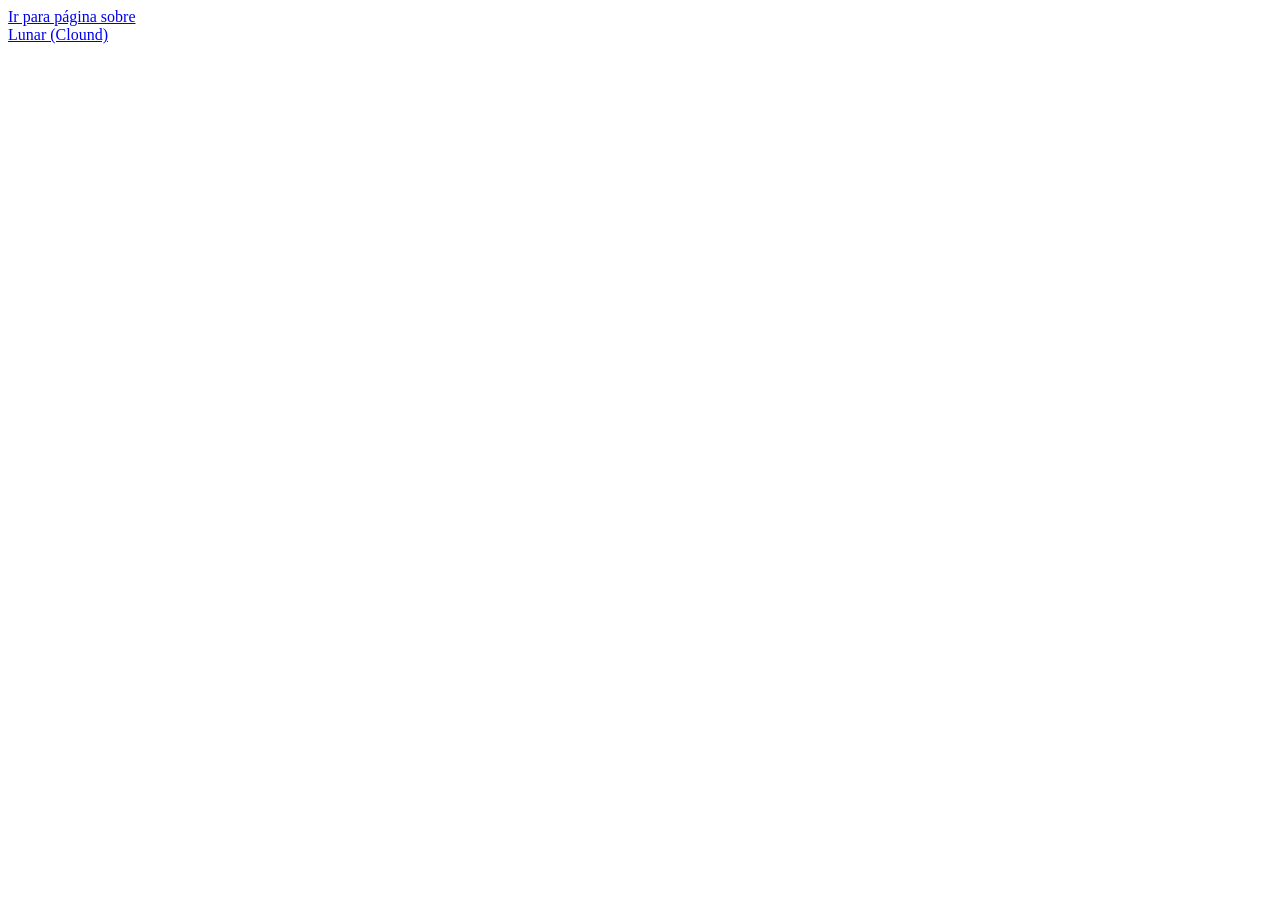
<file: index.html>
<!DOCTYPE html>
 <html>
    <head></head>
    <body>
        <a href="sobre.html"> Ir para página sobre</a>
        <br>
        <a href="lunar-homepage (1).html">Lunar (Clound)</a>
    </body>
 </html>
</file>
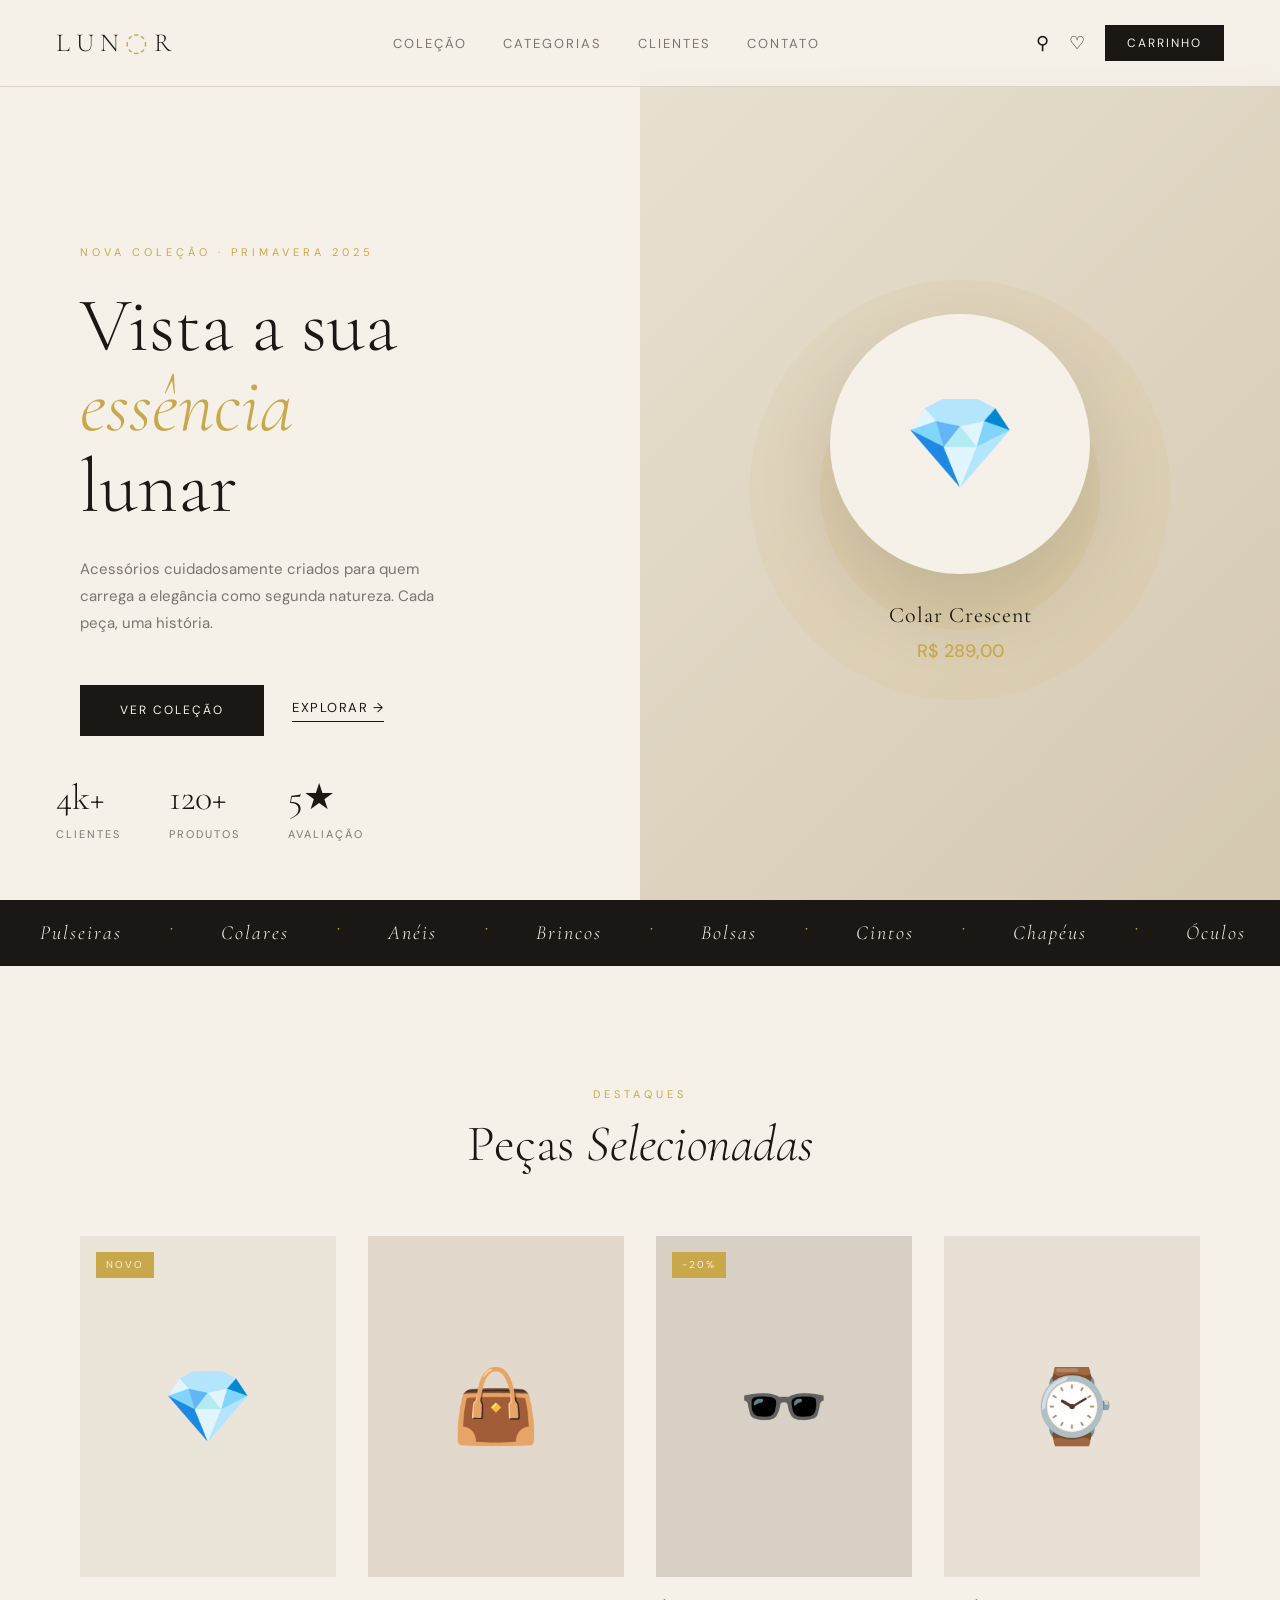
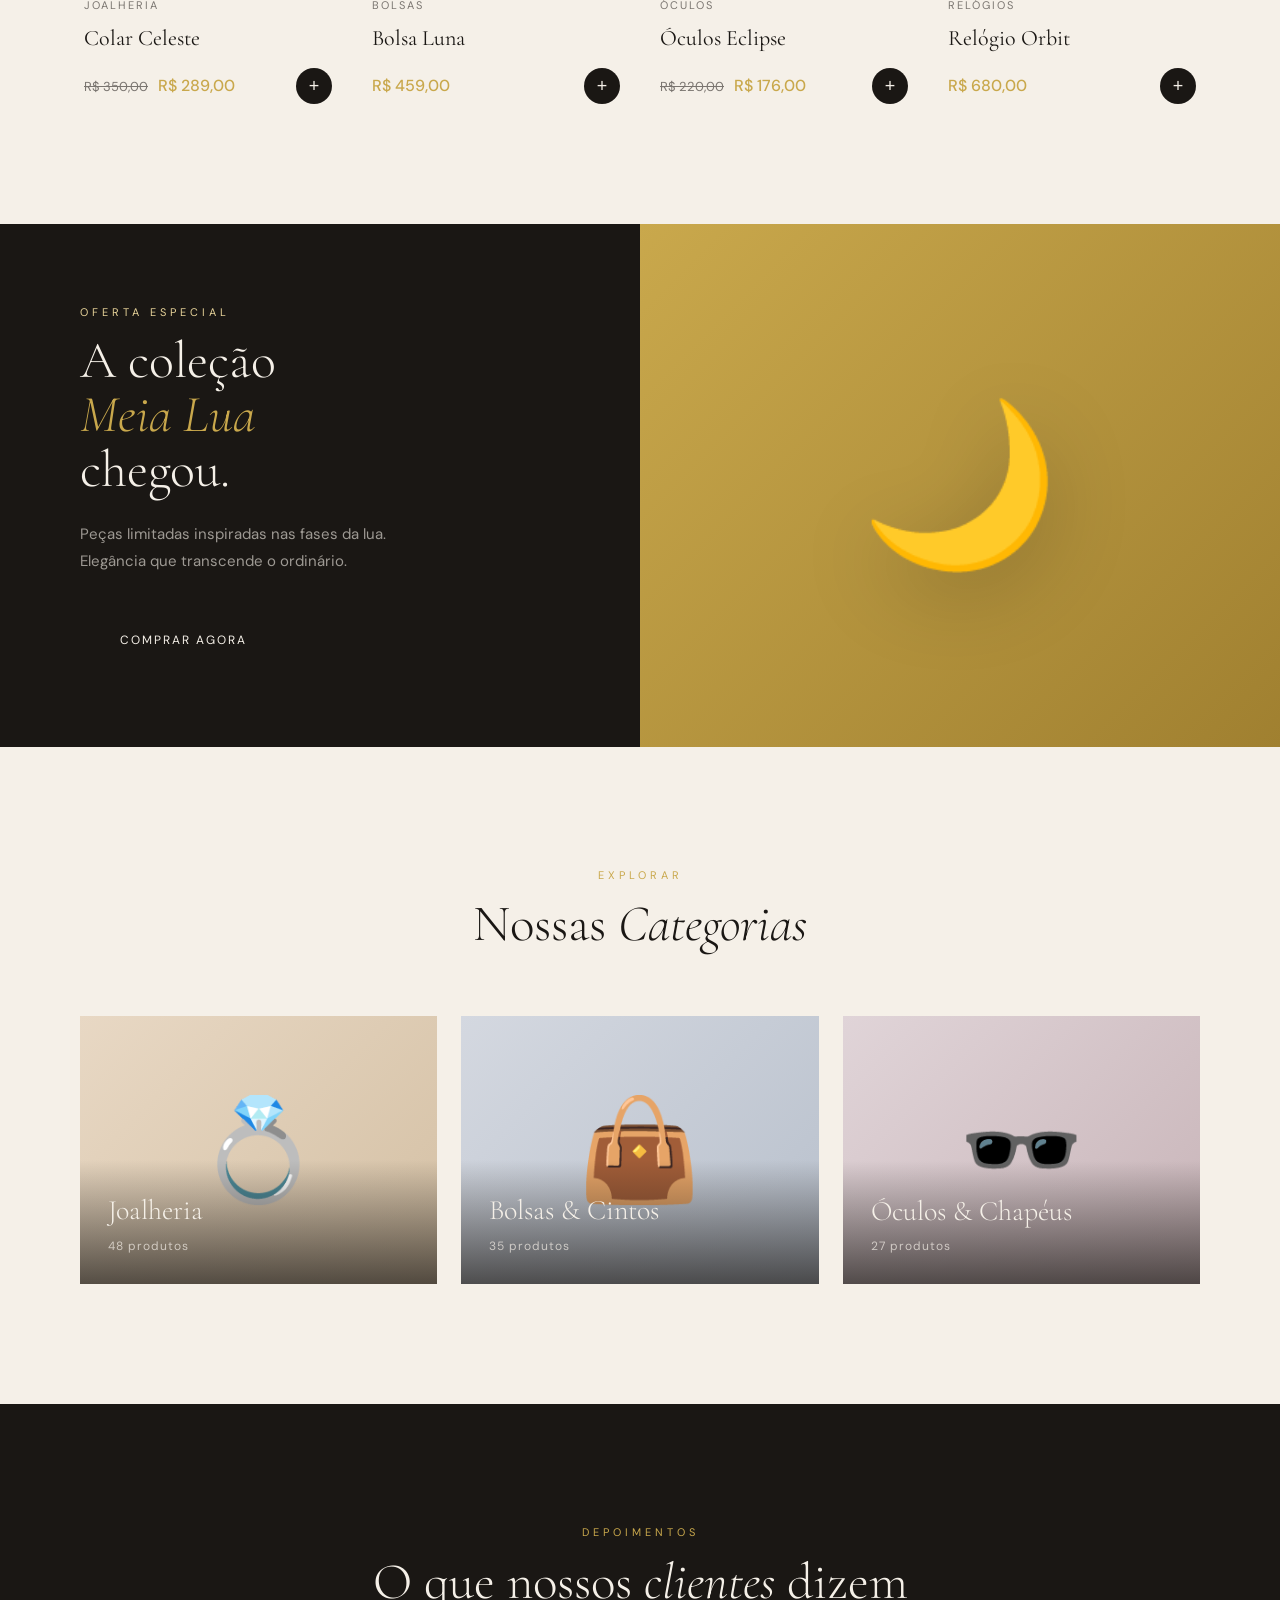
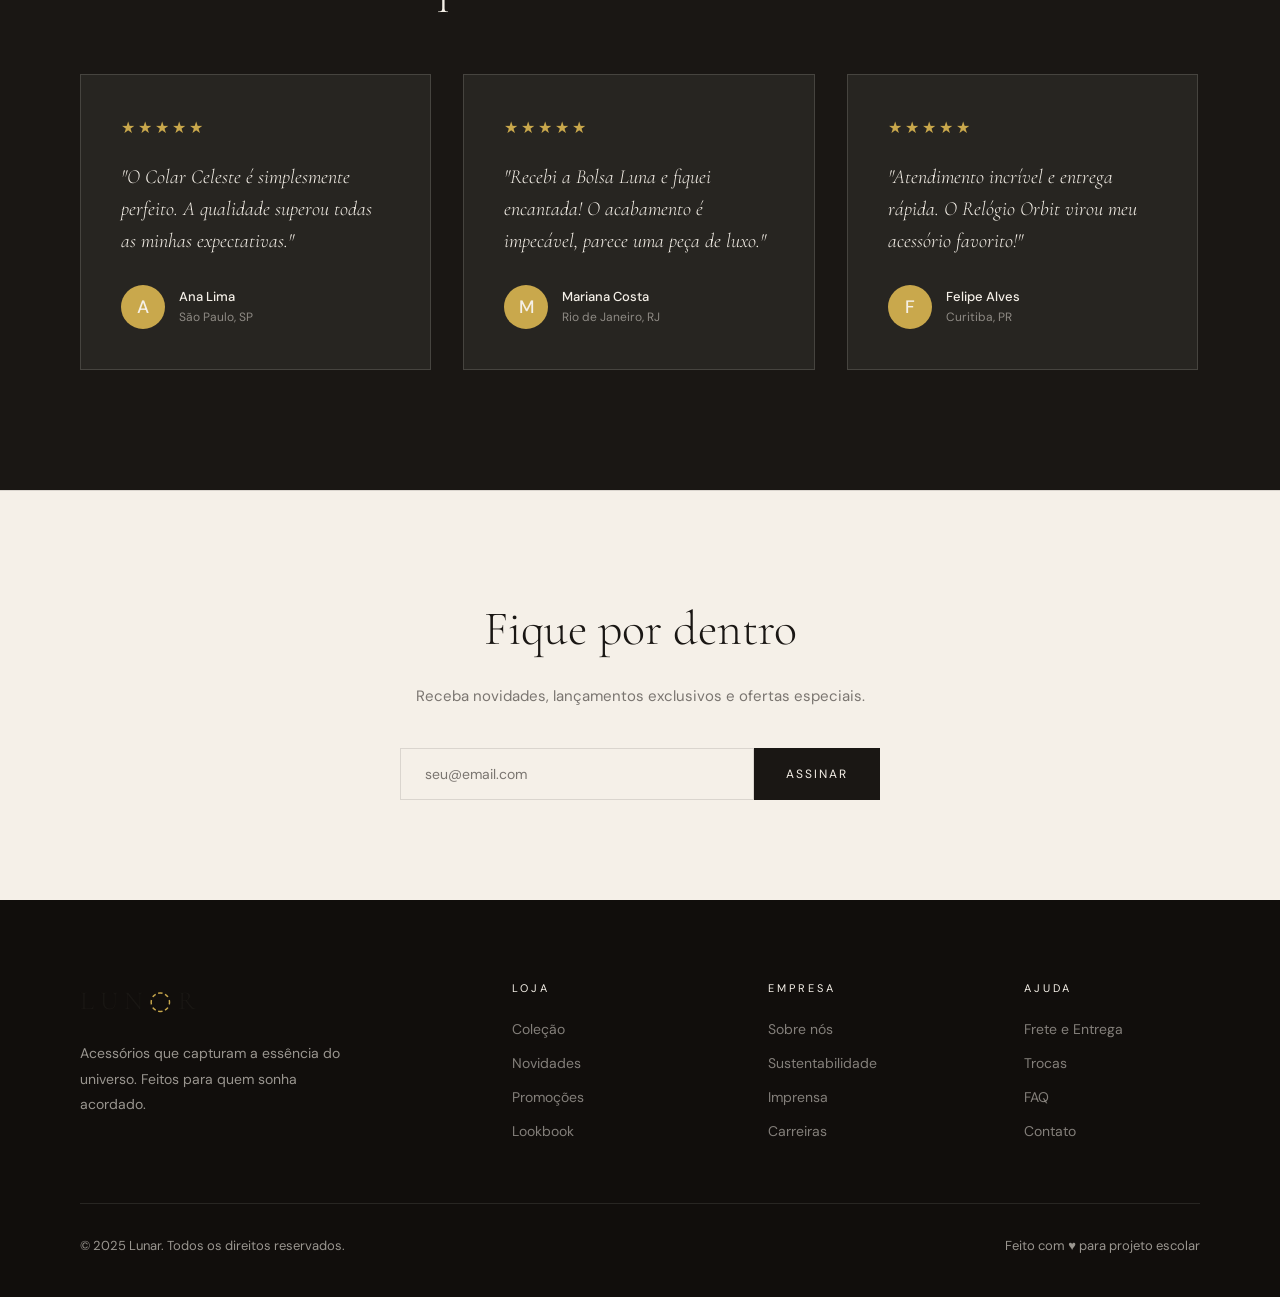
<file: lunar-homepage (1).html>
<!DOCTYPE html>
<html lang="pt-BR">
<head>
<meta charset="UTF-8" />
<meta name="viewport" content="width=device-width, initial-scale=1.0" />
<title>Lunar — Acessórios</title>
<link href="https://fonts.googleapis.com/css2?family=Cormorant+Garamond:ital,wght@0,300;0,400;0,600;1,300;1,400&family=DM+Sans:wght@300;400;500&display=swap" rel="stylesheet" />
<style>
  :root {
    --cream: #F5F0E8;
    --ink: #1A1714;
    --gold: #C9A84C;
    --gold-light: #E8D49A;
    --muted: #7A7570;
    --border: rgba(26,23,20,0.12);
  }

  * { margin: 0; padding: 0; box-sizing: border-box; }

  html { scroll-behavior: smooth; }

  body {
    background: var(--cream);
    color: var(--ink);
    font-family: 'DM Sans', sans-serif;
    font-size: 15px;
    line-height: 1.6;
    overflow-x: hidden;
  }

  /* ── NAV ── */
  nav {
    position: fixed; top: 0; left: 0; right: 0; z-index: 100;
    display: flex; align-items: center; justify-content: space-between;
    padding: 22px 56px;
    background: rgba(245,240,232,0.85);
    backdrop-filter: blur(12px);
    border-bottom: 0.5px solid var(--border);
    transition: padding 0.4s;
  }
  nav.scrolled { padding: 14px 56px; }

  .nav-logo {
    font-family: 'Cormorant Garamond', serif;
    font-size: 26px; font-weight: 300; letter-spacing: 6px;
    text-transform: uppercase; color: var(--ink);
    text-decoration: none;
  }
  .nav-logo span { color: var(--gold); }

  .nav-links { display: flex; gap: 36px; list-style: none; }
  .nav-links a {
    font-size: 13px; letter-spacing: 2px; text-transform: uppercase;
    color: var(--muted); text-decoration: none;
    transition: color 0.3s;
  }
  .nav-links a:hover { color: var(--ink); }

  .nav-actions { display: flex; align-items: center; gap: 20px; }
  .nav-icon { background: none; border: none; cursor: pointer; color: var(--ink); font-size: 18px; transition: color 0.3s; }
  .nav-icon:hover { color: var(--gold); }

  .cart-btn {
    background: var(--ink); color: var(--cream);
    border: none; padding: 10px 22px;
    font-family: 'DM Sans', sans-serif;
    font-size: 12px; letter-spacing: 2px; text-transform: uppercase;
    cursor: pointer; transition: background 0.3s;
  }
  .cart-btn:hover { background: var(--gold); }

  /* ── HERO ── */
  #hero {
    min-height: 100vh;
    display: grid; grid-template-columns: 1fr 1fr;
    padding-top: 80px;
  }

  .hero-text {
    display: flex; flex-direction: column; justify-content: center;
    padding: 80px 56px 80px 80px;
  }
  .hero-eyebrow {
    font-size: 11px; letter-spacing: 4px; text-transform: uppercase;
    color: var(--gold); margin-bottom: 24px;
  }
  .hero-title {
    font-family: 'Cormorant Garamond', serif;
    font-size: clamp(52px, 6vw, 84px); font-weight: 300; line-height: 1.05;
    margin-bottom: 28px;
  }
  .hero-title em { font-style: italic; color: var(--gold); }
  .hero-desc { color: var(--muted); font-size: 15px; max-width: 380px; margin-bottom: 48px; line-height: 1.8; }

  .hero-ctas { display: flex; align-items: center; gap: 28px; }
  .btn-primary {
    background: var(--ink); color: var(--cream);
    border: none; padding: 16px 40px;
    font-family: 'DM Sans', sans-serif; font-size: 12px; letter-spacing: 2px;
    text-transform: uppercase; cursor: pointer; transition: background 0.3s;
    text-decoration: none; display: inline-block;
  }
  .btn-primary:hover { background: var(--gold); }
  .btn-ghost {
    color: var(--ink); font-size: 13px; letter-spacing: 1.5px;
    text-transform: uppercase; text-decoration: none;
    border-bottom: 1px solid var(--ink); padding-bottom: 2px;
    transition: color 0.3s, border-color 0.3s;
  }
  .btn-ghost:hover { color: var(--gold); border-color: var(--gold); }

  .hero-visual {
    position: relative; overflow: hidden;
    background: linear-gradient(135deg, #E8E0D0 0%, #D4C8B0 100%);
  }
  .hero-visual-inner {
    position: absolute; inset: 0;
    display: flex; align-items: center; justify-content: center;
  }
  .hero-circle-deco {
    width: 420px; height: 420px; border-radius: 50%;
    background: rgba(201,168,76,0.08);
    position: absolute;
    animation: float 6s ease-in-out infinite;
  }
  .hero-circle-deco:nth-child(2) {
    width: 280px; height: 280px;
    background: rgba(201,168,76,0.12);
    animation-delay: -2s;
  }
  @keyframes float {
    0%, 100% { transform: translateY(0); }
    50% { transform: translateY(-20px); }
  }

  .hero-product-card {
    position: relative; z-index: 1;
    text-align: center;
  }
  .hero-product-img {
    width: 260px; height: 260px;
    background: var(--cream);
    border-radius: 50%;
    display: flex; align-items: center; justify-content: center;
    margin: 0 auto 24px;
    box-shadow: 0 32px 80px rgba(0,0,0,0.12);
  }
  .product-emoji { font-size: 90px; }
  .hero-product-name {
    font-family: 'Cormorant Garamond', serif;
    font-size: 22px; font-weight: 400; letter-spacing: 1px;
  }
  .hero-product-price { color: var(--gold); font-size: 18px; font-weight: 500; margin-top: 4px; }

  .hero-stats {
    position: absolute; bottom: 56px; left: 56px;
    display: flex; gap: 48px;
  }
  .stat-item { text-align: left; }
  .stat-number {
    font-family: 'Cormorant Garamond', serif;
    font-size: 36px; font-weight: 300;
    color: var(--ink);
  }
  .stat-label { font-size: 11px; letter-spacing: 2px; text-transform: uppercase; color: var(--muted); }

  /* ── MARQUEE ── */
  .marquee-wrap {
    border-top: 0.5px solid var(--border);
    border-bottom: 0.5px solid var(--border);
    overflow: hidden; padding: 16px 0;
    background: var(--ink);
  }
  .marquee-track {
    display: flex; gap: 0; white-space: nowrap;
    animation: marquee 24s linear infinite;
  }
  .marquee-track:hover { animation-play-state: paused; }
  .marquee-item {
    font-family: 'Cormorant Garamond', serif;
    font-size: 20px; font-weight: 300; font-style: italic;
    color: var(--cream); padding: 0 40px;
    letter-spacing: 2px;
  }
  .marquee-dot { color: var(--gold); padding: 0 8px; }
  @keyframes marquee {
    from { transform: translateX(0); }
    to { transform: translateX(-50%); }
  }

  /* ── SECTION HEADER ── */
  .section-header { text-align: center; margin-bottom: 64px; }
  .section-eyebrow {
    font-size: 11px; letter-spacing: 4px; text-transform: uppercase;
    color: var(--gold); margin-bottom: 12px;
  }
  .section-title {
    font-family: 'Cormorant Garamond', serif;
    font-size: clamp(36px, 4vw, 52px); font-weight: 300;
    line-height: 1.1;
  }
  .section-title em { font-style: italic; }

  /* ── FEATURED COLLECTION ── */
  #collection {
    padding: 120px 80px;
  }

  .products-grid {
    display: grid;
    grid-template-columns: repeat(4, 1fr);
    gap: 32px;
  }

  .product-card {
    cursor: pointer;
    transition: transform 0.4s;
  }
  .product-card:hover { transform: translateY(-8px); }

  .product-card-img {
    aspect-ratio: 3/4;
    background: #EBE4D8;
    display: flex; align-items: center; justify-content: center;
    margin-bottom: 20px; overflow: hidden;
    position: relative;
  }
  .product-card:nth-child(2) .product-card-img { background: #E2D8CC; }
  .product-card:nth-child(3) .product-card-img { background: #D8D0C4; }
  .product-card:nth-child(4) .product-card-img { background: #E8E0D4; }

  .card-emoji { font-size: 72px; transition: transform 0.4s; }
  .product-card:hover .card-emoji { transform: scale(1.1) rotate(-5deg); }

  .card-badge {
    position: absolute; top: 16px; left: 16px;
    background: var(--gold); color: var(--cream);
    font-size: 10px; letter-spacing: 2px; text-transform: uppercase;
    padding: 5px 10px;
  }

  .card-body { padding: 0 4px; }
  .card-category { font-size: 11px; letter-spacing: 2px; text-transform: uppercase; color: var(--muted); margin-bottom: 6px; }
  .card-name {
    font-family: 'Cormorant Garamond', serif;
    font-size: 22px; font-weight: 400; margin-bottom: 8px;
  }
  .card-footer { display: flex; justify-content: space-between; align-items: center; margin-top: 12px; }
  .card-price { font-size: 16px; font-weight: 500; color: var(--gold); }
  .card-price-old { font-size: 13px; color: var(--muted); text-decoration: line-through; margin-right: 6px; }
  .add-btn {
    width: 36px; height: 36px; border-radius: 50%;
    background: var(--ink); color: var(--cream); border: none;
    font-size: 18px; cursor: pointer; transition: background 0.3s, transform 0.2s;
    display: flex; align-items: center; justify-content: center;
  }
  .add-btn:hover { background: var(--gold); transform: rotate(90deg); }

  /* ── BANNER SPLIT ── */
  #banner {
    display: grid; grid-template-columns: 1fr 1fr;
    min-height: 480px;
  }
  .banner-left {
    background: var(--ink);
    display: flex; flex-direction: column; justify-content: center;
    padding: 80px;
  }
  .banner-left .section-eyebrow { color: var(--gold-light); }
  .banner-title {
    font-family: 'Cormorant Garamond', serif;
    font-size: 52px; font-weight: 300; color: var(--cream);
    line-height: 1.05; margin-bottom: 24px;
  }
  .banner-title em { color: var(--gold); font-style: italic; }
  .banner-desc { color: rgba(245,240,232,0.6); font-size: 15px; max-width: 360px; line-height: 1.8; margin-bottom: 40px; }

  .banner-right {
    background: linear-gradient(135deg, #C9A84C 0%, #A08030 100%);
    display: flex; align-items: center; justify-content: center;
    position: relative; overflow: hidden;
  }
  .banner-emoji-big { font-size: 160px; filter: drop-shadow(0 20px 40px rgba(0,0,0,0.2)); animation: float 5s ease-in-out infinite; }

  /* ── CATEGORIES ── */
  #categories { padding: 120px 80px; }
  .categories-grid { display: grid; grid-template-columns: repeat(3, 1fr); gap: 24px; }
  .category-card {
    position: relative; overflow: hidden; cursor: pointer;
    aspect-ratio: 4/3;
    display: flex; align-items: flex-end;
    transition: transform 0.4s;
  }
  .category-card:hover { transform: scale(1.02); }
  .cat-bg {
    position: absolute; inset: 0;
    display: flex; align-items: center; justify-content: center;
    font-size: 100px;
    transition: transform 0.5s;
  }
  .category-card:hover .cat-bg { transform: scale(1.1); }
  .cat-bg-1 { background: linear-gradient(135deg, #E8D8C4, #D4C0A4); }
  .cat-bg-2 { background: linear-gradient(135deg, #D4D8E0, #B8C0CC); }
  .cat-bg-3 { background: linear-gradient(135deg, #E0D4D8, #C8B4B8); }

  .cat-info {
    position: relative; z-index: 1;
    padding: 28px;
    background: linear-gradient(to top, rgba(26,23,20,0.7) 0%, transparent 100%);
    width: 100%;
  }
  .cat-name {
    font-family: 'Cormorant Garamond', serif;
    font-size: 28px; font-weight: 300; color: var(--cream);
    margin-bottom: 4px;
  }
  .cat-count { font-size: 12px; color: rgba(245,240,232,0.7); letter-spacing: 1px; }

  /* ── TESTIMONIALS ── */
  #testimonials { padding: 120px 80px; background: var(--ink); }
  #testimonials .section-title { color: var(--cream); }
  #testimonials .section-eyebrow { color: var(--gold); }

  .testimonials-track { display: flex; gap: 32px; overflow: hidden; }
  .testimonial-card {
    flex: 0 0 calc(33.33% - 22px);
    background: rgba(245,240,232,0.06);
    border: 0.5px solid rgba(245,240,232,0.15);
    padding: 40px;
  }
  .stars { color: var(--gold); font-size: 16px; letter-spacing: 3px; margin-bottom: 20px; }
  .testimonial-text {
    font-family: 'Cormorant Garamond', serif;
    font-size: 20px; font-weight: 300; font-style: italic;
    color: var(--cream); line-height: 1.6; margin-bottom: 28px;
  }
  .testimonial-author { display: flex; align-items: center; gap: 14px; }
  .author-avatar {
    width: 44px; height: 44px; border-radius: 50%;
    background: var(--gold); display: flex; align-items: center; justify-content: center;
    font-size: 18px; font-weight: 500; color: var(--cream);
    font-family: 'DM Sans', sans-serif;
  }
  .author-name { font-size: 13px; font-weight: 500; color: var(--cream); }
  .author-role { font-size: 12px; color: rgba(245,240,232,0.5); }

  /* ── NEWSLETTER ── */
  #newsletter {
    padding: 100px 80px; text-align: center;
    border-top: 0.5px solid var(--border);
  }
  .newsletter-title {
    font-family: 'Cormorant Garamond', serif;
    font-size: 48px; font-weight: 300; margin-bottom: 16px;
  }
  .newsletter-desc { color: var(--muted); margin-bottom: 40px; font-size: 15px; }
  .newsletter-form { display: flex; justify-content: center; gap: 0; max-width: 480px; margin: 0 auto; }
  .newsletter-input {
    flex: 1; padding: 16px 24px; border: 0.5px solid var(--border);
    background: transparent; font-family: 'DM Sans', sans-serif; font-size: 14px;
    color: var(--ink); outline: none; transition: border-color 0.3s;
  }
  .newsletter-input::placeholder { color: var(--muted); }
  .newsletter-input:focus { border-color: var(--gold); }
  .newsletter-btn {
    background: var(--ink); color: var(--cream); border: none;
    padding: 16px 32px; font-family: 'DM Sans', sans-serif;
    font-size: 12px; letter-spacing: 2px; text-transform: uppercase;
    cursor: pointer; transition: background 0.3s;
  }
  .newsletter-btn:hover { background: var(--gold); }

  /* ── FOOTER ── */
  footer {
    background: #110E0C; color: rgba(245,240,232,0.6);
    padding: 80px 80px 40px;
  }
  .footer-grid { display: grid; grid-template-columns: 2fr 1fr 1fr 1fr; gap: 80px; margin-bottom: 60px; }
  .footer-brand .nav-logo { display: block; margin-bottom: 20px; text-decoration: none; }
  .footer-desc { font-size: 14px; line-height: 1.8; max-width: 260px; }
  .footer-col-title {
    font-size: 11px; letter-spacing: 3px; text-transform: uppercase;
    color: var(--cream); margin-bottom: 20px;
  }
  .footer-col ul { list-style: none; display: flex; flex-direction: column; gap: 10px; }
  .footer-col ul a { color: rgba(245,240,232,0.5); text-decoration: none; font-size: 14px; transition: color 0.3s; }
  .footer-col ul a:hover { color: var(--gold); }
  .footer-bottom {
    border-top: 0.5px solid rgba(245,240,232,0.1);
    padding-top: 32px; display: flex; justify-content: space-between; align-items: center;
  }
  .footer-copy { font-size: 13px; }

  /* ── CART SIDEBAR ── */
  .cart-overlay {
    position: fixed; inset: 0; background: rgba(26,23,20,0.5);
    z-index: 200; opacity: 0; pointer-events: none; transition: opacity 0.4s;
  }
  .cart-overlay.active { opacity: 1; pointer-events: all; }
  .cart-sidebar {
    position: fixed; top: 0; right: 0; width: 380px; height: 100vh;
    background: var(--cream); z-index: 201;
    transform: translateX(100%); transition: transform 0.4s cubic-bezier(0.4, 0, 0.2, 1);
    display: flex; flex-direction: column; padding: 40px 32px;
  }
  .cart-sidebar.active { transform: translateX(0); }
  .cart-head { display: flex; justify-content: space-between; align-items: center; margin-bottom: 40px; }
  .cart-head-title { font-family: 'Cormorant Garamond', serif; font-size: 28px; font-weight: 300; }
  .cart-close { background: none; border: none; cursor: pointer; font-size: 22px; color: var(--muted); transition: color 0.3s; }
  .cart-close:hover { color: var(--ink); }
  .cart-items { flex: 1; overflow-y: auto; display: flex; flex-direction: column; gap: 24px; }
  .cart-item { display: flex; gap: 16px; padding-bottom: 24px; border-bottom: 0.5px solid var(--border); }
  .cart-item-img {
    width: 72px; height: 72px; background: #EBE4D8;
    display: flex; align-items: center; justify-content: center; font-size: 32px; flex-shrink: 0;
  }
  .cart-item-info { flex: 1; }
  .cart-item-name { font-family: 'Cormorant Garamond', serif; font-size: 18px; margin-bottom: 4px; }
  .cart-item-price { color: var(--gold); font-weight: 500; font-size: 15px; }
  .cart-item-qty { display: flex; align-items: center; gap: 12px; margin-top: 10px; }
  .qty-btn { background: none; border: 0.5px solid var(--border); width: 28px; height: 28px; cursor: pointer; font-size: 14px; transition: background 0.2s; }
  .qty-btn:hover { background: var(--ink); color: var(--cream); }
  .cart-footer { margin-top: 32px; }
  .cart-total-row { display: flex; justify-content: space-between; margin-bottom: 24px; font-size: 15px; }
  .cart-total-row strong { font-family: 'Cormorant Garamond', serif; font-size: 22px; }
  .checkout-btn {
    display: block; width: 100%; padding: 18px;
    background: var(--ink); color: var(--cream);
    border: none; font-family: 'DM Sans', sans-serif;
    font-size: 12px; letter-spacing: 2px; text-transform: uppercase;
    cursor: pointer; transition: background 0.3s;
  }
  .checkout-btn:hover { background: var(--gold); }

  /* ── TOAST ── */
  .toast {
    position: fixed; bottom: 32px; left: 50%; transform: translateX(-50%) translateY(20px);
    background: var(--ink); color: var(--cream);
    padding: 14px 28px; font-size: 13px; letter-spacing: 1px;
    opacity: 0; transition: opacity 0.3s, transform 0.3s;
    z-index: 300; pointer-events: none;
  }
  .toast.show { opacity: 1; transform: translateX(-50%) translateY(0); }

  /* ── ANIMATIONS ── */
  .reveal {
    opacity: 0; transform: translateY(32px);
    transition: opacity 0.8s, transform 0.8s;
  }
  .reveal.visible { opacity: 1; transform: translateY(0); }
  .reveal-delay-1 { transition-delay: 0.1s; }
  .reveal-delay-2 { transition-delay: 0.2s; }
  .reveal-delay-3 { transition-delay: 0.3s; }
  .reveal-delay-4 { transition-delay: 0.4s; }
</style>
</head>
<body>

<!-- NAV -->
<nav id="navbar">
  <a href="#" class="nav-logo">LUN<span>◌</span>R</a>
  <ul class="nav-links">
    <li><a href="#collection">Coleção</a></li>
    <li><a href="#categories">Categorias</a></li>
    <li><a href="#testimonials">Clientes</a></li>
    <li><a href="#newsletter">Contato</a></li>
  </ul>
  <div class="nav-actions">
    <button class="nav-icon" title="Buscar">&#9906;</button>
    <button class="nav-icon cart-open" title="Carrinho" id="cartOpenBtn">&#9825; <sup id="cart-count" style="font-size:10px;background:var(--gold);color:var(--cream);padding:1px 4px;border-radius:50%;display:none">0</sup></button>
    <button class="cart-btn cart-open">Carrinho</button>
  </div>
</nav>

<!-- HERO -->
<section id="hero">
  <div class="hero-text">
    <p class="hero-eyebrow reveal">Nova Coleção · Primavera 2025</p>
    <h1 class="hero-title reveal reveal-delay-1">
      Vista a sua<br><em>essência</em><br>lunar
    </h1>
    <p class="hero-desc reveal reveal-delay-2">
      Acessórios cuidadosamente criados para quem carrega a elegância como segunda natureza. Cada peça, uma história.
    </p>
    <div class="hero-ctas reveal reveal-delay-3">
      <a href="#collection" class="btn-primary">Ver Coleção</a>
      <a href="#categories" class="btn-ghost">Explorar →</a>
    </div>
  </div>

  <div class="hero-visual">
    <div class="hero-visual-inner">
      <div class="hero-circle-deco"></div>
      <div class="hero-circle-deco"></div>
      <div class="hero-product-card reveal">
        <div class="hero-product-img">
          <span class="product-emoji">💎</span>
        </div>
        <p class="hero-product-name">Colar Crescent</p>
        <p class="hero-product-price">R$ 289,00</p>
      </div>
    </div>
  </div>

  <div class="hero-stats">
    <div class="stat-item reveal reveal-delay-1">
      <p class="stat-number">4k+</p>
      <p class="stat-label">Clientes</p>
    </div>
    <div class="stat-item reveal reveal-delay-2">
      <p class="stat-number">120+</p>
      <p class="stat-label">Produtos</p>
    </div>
    <div class="stat-item reveal reveal-delay-3">
      <p class="stat-number">5★</p>
      <p class="stat-label">Avaliação</p>
    </div>
  </div>
</section>

<!-- MARQUEE -->
<div class="marquee-wrap">
  <div class="marquee-track" id="marqueeTrack">
    <span class="marquee-item">Pulseiras</span><span class="marquee-dot">·</span>
    <span class="marquee-item">Colares</span><span class="marquee-dot">·</span>
    <span class="marquee-item">Anéis</span><span class="marquee-dot">·</span>
    <span class="marquee-item">Brincos</span><span class="marquee-dot">·</span>
    <span class="marquee-item">Bolsas</span><span class="marquee-dot">·</span>
    <span class="marquee-item">Cintos</span><span class="marquee-dot">·</span>
    <span class="marquee-item">Chapéus</span><span class="marquee-dot">·</span>
    <span class="marquee-item">Óculos</span><span class="marquee-dot">·</span>
    <span class="marquee-item">Pulseiras</span><span class="marquee-dot">·</span>
    <span class="marquee-item">Colares</span><span class="marquee-dot">·</span>
    <span class="marquee-item">Anéis</span><span class="marquee-dot">·</span>
    <span class="marquee-item">Brincos</span><span class="marquee-dot">·</span>
    <span class="marquee-item">Bolsas</span><span class="marquee-dot">·</span>
    <span class="marquee-item">Cintos</span><span class="marquee-dot">·</span>
    <span class="marquee-item">Chapéus</span><span class="marquee-dot">·</span>
    <span class="marquee-item">Óculos</span><span class="marquee-dot">·</span>
  </div>
</div>

<!-- COLLECTION -->
<section id="collection">
  <div class="section-header">
    <p class="section-eyebrow reveal">Destaques</p>
    <h2 class="section-title reveal reveal-delay-1">Peças <em>Selecionadas</em></h2>
  </div>

  <div class="products-grid">
    <div class="product-card reveal" data-name="Colar Celeste" data-price="289">
      <div class="product-card-img">
        <div class="card-badge">Novo</div>
        <span class="card-emoji">💎</span>
      </div>
      <div class="card-body">
        <p class="card-category">Joalheria</p>
        <h3 class="card-name">Colar Celeste</h3>
        <div class="card-footer">
          <div>
            <span class="card-price-old">R$ 350,00</span>
            <span class="card-price">R$ 289,00</span>
          </div>
          <button class="add-btn" data-name="Colar Celeste" data-price="289" data-emoji="💎">+</button>
        </div>
      </div>
    </div>

    <div class="product-card reveal reveal-delay-1" data-name="Bolsa Luna" data-price="459">
      <div class="product-card-img">
        <span class="card-emoji">👜</span>
      </div>
      <div class="card-body">
        <p class="card-category">Bolsas</p>
        <h3 class="card-name">Bolsa Luna</h3>
        <div class="card-footer">
          <span class="card-price">R$ 459,00</span>
          <button class="add-btn" data-name="Bolsa Luna" data-price="459" data-emoji="👜">+</button>
        </div>
      </div>
    </div>

    <div class="product-card reveal reveal-delay-2">
      <div class="product-card-img">
        <div class="card-badge">-20%</div>
        <span class="card-emoji">🕶️</span>
      </div>
      <div class="card-body">
        <p class="card-category">Óculos</p>
        <h3 class="card-name">Óculos Eclipse</h3>
        <div class="card-footer">
          <div>
            <span class="card-price-old">R$ 220,00</span>
            <span class="card-price">R$ 176,00</span>
          </div>
          <button class="add-btn" data-name="Óculos Eclipse" data-price="176" data-emoji="🕶️">+</button>
        </div>
      </div>
    </div>

    <div class="product-card reveal reveal-delay-3">
      <div class="product-card-img">
        <span class="card-emoji">⌚</span>
      </div>
      <div class="card-body">
        <p class="card-category">Relógios</p>
        <h3 class="card-name">Relógio Orbit</h3>
        <div class="card-footer">
          <span class="card-price">R$ 680,00</span>
          <button class="add-btn" data-name="Relógio Orbit" data-price="680" data-emoji="⌚">+</button>
        </div>
      </div>
    </div>
  </div>
</section>

<!-- BANNER -->
<section id="banner">
  <div class="banner-left">
    <p class="section-eyebrow reveal">Oferta Especial</p>
    <h2 class="banner-title reveal reveal-delay-1">A coleção<br><em>Meia Lua</em><br>chegou.</h2>
    <p class="banner-desc reveal reveal-delay-2">
      Peças limitadas inspiradas nas fases da lua. Elegância que transcende o ordinário.
    </p>
    <a href="#collection" class="btn-primary reveal reveal-delay-3">Comprar Agora</a>
  </div>
  <div class="banner-right">
    <span class="banner-emoji-big">🌙</span>
  </div>
</section>

<!-- CATEGORIES -->
<section id="categories">
  <div class="section-header">
    <p class="section-eyebrow reveal">Explorar</p>
    <h2 class="section-title reveal reveal-delay-1">Nossas <em>Categorias</em></h2>
  </div>
  <div class="categories-grid">
    <div class="category-card reveal">
      <div class="cat-bg cat-bg-1">💍</div>
      <div class="cat-info">
        <h3 class="cat-name">Joalheria</h3>
        <p class="cat-count">48 produtos</p>
      </div>
    </div>
    <div class="category-card reveal reveal-delay-1">
      <div class="cat-bg cat-bg-2">👜</div>
      <div class="cat-info">
        <h3 class="cat-name">Bolsas & Cintos</h3>
        <p class="cat-count">35 produtos</p>
      </div>
    </div>
    <div class="category-card reveal reveal-delay-2">
      <div class="cat-bg cat-bg-3">🕶️</div>
      <div class="cat-info">
        <h3 class="cat-name">Óculos & Chapéus</h3>
        <p class="cat-count">27 produtos</p>
      </div>
    </div>
  </div>
</section>

<!-- TESTIMONIALS -->
<section id="testimonials">
  <div class="section-header">
    <p class="section-eyebrow reveal">Depoimentos</p>
    <h2 class="section-title reveal reveal-delay-1">O que nossos <em>clientes</em> dizem</h2>
  </div>
  <div class="testimonials-track">
    <div class="testimonial-card reveal">
      <p class="stars">★★★★★</p>
      <p class="testimonial-text">"O Colar Celeste é simplesmente perfeito. A qualidade superou todas as minhas expectativas."</p>
      <div class="testimonial-author">
        <div class="author-avatar">A</div>
        <div>
          <p class="author-name">Ana Lima</p>
          <p class="author-role">São Paulo, SP</p>
        </div>
      </div>
    </div>
    <div class="testimonial-card reveal reveal-delay-1">
      <p class="stars">★★★★★</p>
      <p class="testimonial-text">"Recebi a Bolsa Luna e fiquei encantada! O acabamento é impecável, parece uma peça de luxo."</p>
      <div class="testimonial-author">
        <div class="author-avatar">M</div>
        <div>
          <p class="author-name">Mariana Costa</p>
          <p class="author-role">Rio de Janeiro, RJ</p>
        </div>
      </div>
    </div>
    <div class="testimonial-card reveal reveal-delay-2">
      <p class="stars">★★★★★</p>
      <p class="testimonial-text">"Atendimento incrível e entrega rápida. O Relógio Orbit virou meu acessório favorito!"</p>
      <div class="testimonial-author">
        <div class="author-avatar">F</div>
        <div>
          <p class="author-name">Felipe Alves</p>
          <p class="author-role">Curitiba, PR</p>
        </div>
      </div>
    </div>
  </div>
</section>

<!-- NEWSLETTER -->
<section id="newsletter">
  <h2 class="newsletter-title reveal">Fique por dentro</h2>
  <p class="newsletter-desc reveal reveal-delay-1">Receba novidades, lançamentos exclusivos e ofertas especiais.</p>
  <form class="newsletter-form reveal reveal-delay-2" onsubmit="handleNewsletter(event)">
    <input class="newsletter-input" type="email" placeholder="seu@email.com" required />
    <button type="submit" class="newsletter-btn">Assinar</button>
  </form>
</section>

<!-- FOOTER -->
<footer>
  <div class="footer-grid">
    <div class="footer-brand">
      <a href="#" class="nav-logo">LUN<span style="color:var(--gold)">◌</span>R</a>
      <p class="footer-desc">Acessórios que capturam a essência do universo. Feitos para quem sonha acordado.</p>
    </div>
    <div class="footer-col">
      <p class="footer-col-title">Loja</p>
      <ul>
        <li><a href="#">Coleção</a></li>
        <li><a href="#">Novidades</a></li>
        <li><a href="#">Promoções</a></li>
        <li><a href="#">Lookbook</a></li>
      </ul>
    </div>
    <div class="footer-col">
      <p class="footer-col-title">Empresa</p>
      <ul>
        <li><a href="#">Sobre nós</a></li>
        <li><a href="#">Sustentabilidade</a></li>
        <li><a href="#">Imprensa</a></li>
        <li><a href="#">Carreiras</a></li>
      </ul>
    </div>
    <div class="footer-col">
      <p class="footer-col-title">Ajuda</p>
      <ul>
        <li><a href="#">Frete e Entrega</a></li>
        <li><a href="#">Trocas</a></li>
        <li><a href="#">FAQ</a></li>
        <li><a href="#">Contato</a></li>
      </ul>
    </div>
  </div>
  <div class="footer-bottom">
    <p class="footer-copy">© 2025 Lunar. Todos os direitos reservados.</p>
    <p style="font-size:13px">Feito com ♥ para projeto escolar</p>
  </div>
</footer>

<!-- CART SIDEBAR -->
<div class="cart-overlay" id="cartOverlay"></div>
<div class="cart-sidebar" id="cartSidebar">
  <div class="cart-head">
    <h2 class="cart-head-title">Seu Carrinho</h2>
    <button class="cart-close" id="cartCloseBtn">✕</button>
  </div>
  <div class="cart-items" id="cartItems">
    <p style="color:var(--muted); font-size:14px; text-align:center; margin-top:40px">Seu carrinho está vazio.</p>
  </div>
  <div class="cart-footer" id="cartFooter" style="display:none">
    <div class="cart-total-row">
      <span>Total</span>
      <strong id="cartTotal">R$ 0,00</strong>
    </div>
    <button class="checkout-btn" onclick="showToast('Pedido confirmado! Obrigada 🌙')">Finalizar Compra</button>
  </div>
</div>

<!-- TOAST -->
<div class="toast" id="toast"></div>

<script>
  // NAV scroll
  const navbar = document.getElementById('navbar');
  window.addEventListener('scroll', () => {
    navbar.classList.toggle('scrolled', window.scrollY > 60);
  });

  // CART STATE
  let cart = [];

  function openCart() {
    document.getElementById('cartOverlay').classList.add('active');
    document.getElementById('cartSidebar').classList.add('active');
  }
  function closeCart() {
    document.getElementById('cartOverlay').classList.remove('active');
    document.getElementById('cartSidebar').classList.remove('active');
  }

  document.querySelectorAll('.cart-open').forEach(el => el.addEventListener('click', openCart));
  document.getElementById('cartCloseBtn').addEventListener('click', closeCart);
  document.getElementById('cartOverlay').addEventListener('click', closeCart);

  function updateCartUI() {
    const container = document.getElementById('cartItems');
    const footer = document.getElementById('cartFooter');
    const totalEl = document.getElementById('cartTotal');
    const countEl = document.getElementById('cart-count');

    if (cart.length === 0) {
      container.innerHTML = '<p style="color:var(--muted);font-size:14px;text-align:center;margin-top:40px">Seu carrinho está vazio.</p>';
      footer.style.display = 'none';
      countEl.style.display = 'none';
      return;
    }

    const total = cart.reduce((s, i) => s + i.price * i.qty, 0);
    const totalCount = cart.reduce((s, i) => s + i.qty, 0);
    countEl.textContent = totalCount;
    countEl.style.display = 'inline';
    totalEl.textContent = `R$ ${total.toFixed(2).replace('.', ',')}`;
    footer.style.display = 'block';

    container.innerHTML = cart.map((item, i) => `
      <div class="cart-item">
        <div class="cart-item-img">${item.emoji}</div>
        <div class="cart-item-info">
          <p class="cart-item-name">${item.name}</p>
          <p class="cart-item-price">R$ ${(item.price * item.qty).toFixed(2).replace('.', ',')}</p>
          <div class="cart-item-qty">
            <button class="qty-btn" onclick="changeQty(${i}, -1)">−</button>
            <span style="font-size:14px">${item.qty}</span>
            <button class="qty-btn" onclick="changeQty(${i}, 1)">+</button>
          </div>
        </div>
      </div>
    `).join('');
  }

  function changeQty(idx, delta) {
    cart[idx].qty += delta;
    if (cart[idx].qty <= 0) cart.splice(idx, 1);
    updateCartUI();
  }

  document.querySelectorAll('.add-btn').forEach(btn => {
    btn.addEventListener('click', () => {
      const name = btn.dataset.name;
      const price = parseFloat(btn.dataset.price);
      const emoji = btn.dataset.emoji;
      const existing = cart.find(i => i.name === name);
      if (existing) existing.qty++;
      else cart.push({ name, price, emoji, qty: 1 });
      updateCartUI();
      showToast(`${name} adicionado ao carrinho ✓`);
    });
  });

  // TOAST
  function showToast(msg) {
    const t = document.getElementById('toast');
    t.textContent = msg;
    t.classList.add('show');
    setTimeout(() => t.classList.remove('show'), 2800);
  }

  // NEWSLETTER
  function handleNewsletter(e) {
    e.preventDefault();
    e.target.reset();
    showToast('Inscrito com sucesso! Bem-vindo à Lunar 🌙');
  }

  // SCROLL REVEAL
  const reveals = document.querySelectorAll('.reveal');
  const observer = new IntersectionObserver((entries) => {
    entries.forEach(e => { if (e.isIntersecting) e.target.classList.add('visible'); });
  }, { threshold: 0.12 });
  reveals.forEach(el => observer.observe(el));
</script>
</body>
</html>
</file>
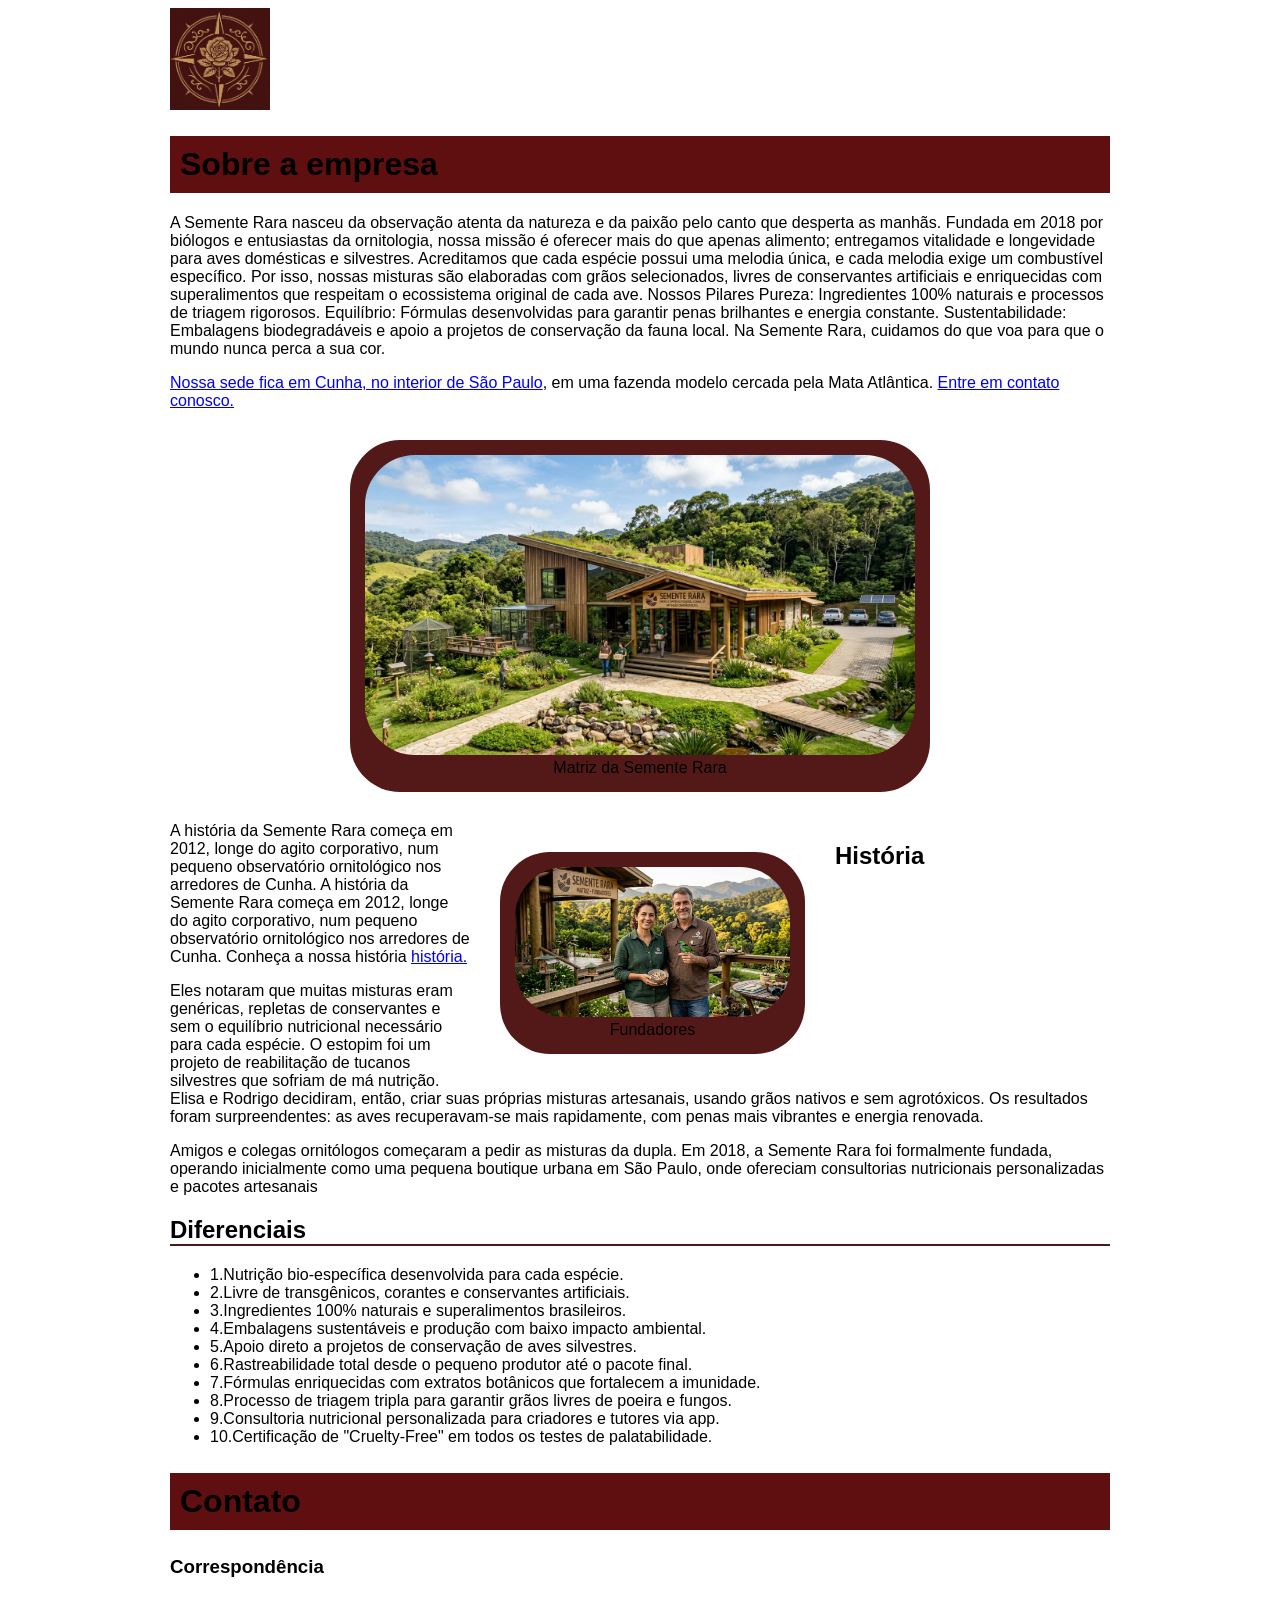
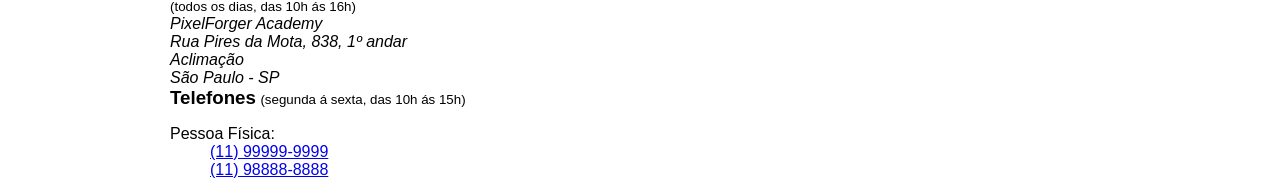
<file: sobre.html>
<!DOCTYPE html>
<html lang="pt-BR"></html>
    <head>
        <meta charset="utf-8">
        <title>
            Semente Rara | Sobre nós
        </title>
        <link href="flor.kk.png" rel="icon">
        <link href="sobre.css" rel="stylesheet">
    </head> 
    <body>
        <img src="flor.kk.png" alt="logo da empresa">
        <h1 class= "título">Sobre a empresa</h1>
        <p>A Semente Rara nasceu da observação atenta da natureza e da paixão pelo canto que desperta as manhãs. Fundada em 2018 por biólogos e entusiastas da ornitologia, nossa missão é oferecer mais do que apenas alimento; entregamos vitalidade e longevidade para aves domésticas e silvestres.

        Acreditamos que cada espécie possui uma melodia única, e cada melodia exige um combustível específico. Por isso, nossas misturas são elaboradas com grãos selecionados, livres de conservantes artificiais e enriquecidas com superalimentos que respeitam o ecossistema original de cada ave.

        Nossos Pilares
        Pureza: Ingredientes 100% naturais e processos de triagem rigorosos.

        Equilíbrio: Fórmulas desenvolvidas para garantir penas brilhantes e energia constante.

        Sustentabilidade: Embalagens biodegradáveis e apoio a projetos de conservação da fauna local.

        Na Semente Rara, cuidamos do que voa para que o mundo nunca perca a sua cor.</p>
        <a href="https://maps.app.goo.gl/i7eZVu6Dp8CsXmdL7"> Nossa sede fica em Cunha, no interior de São Paulo</a>, em uma fazenda modelo cercada pela Mata Atlântica.
        <a href="index.html" >Entre em contato conosco.</a> 

        <figure class="matriz-empresa">
            <img src="Gemini_Generated_Image_6lddxs6lddxs6ldd.png"> <alt= Matriz da empresa></alt>
            <figcaption>Matriz da Semente Rara</figcaption>
        </figure>

        <h2 id="historia" class="fundadores" >História</h2>
        <figure class="fundadores">
            <img src="fundadores.jpg" alt= Fundadores>
            <figcaption> Fundadores </figcaption>
        </figure>
        <p>
            A história da Semente Rara começa em 2012, longe do agito corporativo, num pequeno observatório ornitológico nos arredores de Cunha.
            A história da Semente Rara começa em 2012, longe do agito corporativo, num pequeno observatório ornitológico nos arredores de Cunha.
            Conheça a nossa história <a href="#história">história.</a>
        </p>
        <p>
            Eles notaram que muitas misturas eram genéricas, repletas de conservantes e sem o equilíbrio nutricional necessário para cada espécie.
            O estopim foi um projeto de reabilitação de tucanos silvestres que sofriam de má nutrição.
            Elisa e Rodrigo decidiram, então, criar suas próprias misturas artesanais, usando grãos nativos e sem agrotóxicos. Os resultados foram surpreendentes:
            as aves recuperavam-se mais rapidamente, com penas mais vibrantes e energia renovada.
        </p>
        <p>
            Amigos e colegas ornitólogos começaram a pedir as misturas da dupla.
            Em 2018, a Semente Rara foi formalmente fundada, operando inicialmente como uma pequena boutique urbana em
            São Paulo, onde ofereciam consultorias nutricionais personalizadas e pacotes artesanais
        </p>
        <h2 id="diferenciais" class="subtítulo"> Diferenciais</h2>
        <ul>
            <li>1.Nutrição bio-específica desenvolvida para cada espécie.

        <li>2.Livre de transgênicos, corantes e conservantes artificiais.</li>

        <li>3.Ingredientes 100% naturais e superalimentos brasileiros.</li>

            <li>4.Embalagens sustentáveis e produção com baixo impacto ambiental.</li> 

        <li>5.Apoio direto a projetos de conservação de aves silvestres.</li> 

        <li>6.Rastreabilidade total desde o pequeno produtor até o pacote final.</li> 

        <li>7.Fórmulas enriquecidas com extratos botânicos que fortalecem a imunidade.</li>

        <li>8.Processo de triagem tripla para garantir grãos livres de poeira e fungos.</li>

        <li>9.Consultoria nutricional personalizada para criadores e tutores via app.</li>

        <li>10.Certificação de "Cruelty-Free" em todos os testes de palatabilidade.</li>
        </ul>
        <h2 class="título">Contato</h2>
        <h3 class="contato--subtítulo">Correspondência</h3>
        <small>(todos os dias, das 10h ás 16h)</small>
        <address>
            PixelForger Academy
            <br>
            Rua Pires da Mota, 838, 1º andar
            <br>
            Aclimação
            <br>
            São Paulo - SP
         </address>  
         
         <h3 class="contato__subtítulo">Telefones</h3>
         <small>(segunda á sexta, das 10h ás 15h)</small>
         <dl>
            <dt>Pessoa Física:</dt>
            <dd><a href="tel: //1199999-9999" >(11) 99999-9999</a>
                <dd>
                    <dd>
                        <a href="tel://1199999-9999">(11) 98888-8888</a>
                </dd>
         </dl>
    </body>
</html>
</file>
<file: sobre.css>
body{
font-family: "Helvetica", "Lucida Grande", sans-serif;
/*cor das letras*/
width: 940px;
color: rgb(0, 0, 0);
width: 940px;
margin-left:auto;
margin-right: auto;
}
/* h1 virou .título */
.título {
 background-color: rgb(95, 15, 15);
 /* espaçamento interno*/
 padding: 10px;
 /* tamanho da letra*/
 font-size: 32px;
}
/* h2 virou .subtítulo */
.subtítulo {
border-bottom: 2px solid rgb(75, 26, 24);
}
figure{
margin: 30px;
padding: 15px;
text-align: center;
background-color: rgb(83, 25, 25);
border-radius: 50px;

}

img {
    width: 100px;
    margin-left: auto;
    margin-right: auto;
}

figure img {
    /* ocupa 100% da largura do elemento pai*/
    width: 100%;
    border-radius: 50px;
}

.matriz-empresa {
    width: 550px;
    margin-left: auto;
    margin-right: auto;
}
.fundadores {
    width: 275px;
    float: right;
}

.contato__subtítulo
{
    display: inline;
}

.contato__info{
    margin: 16px 0 24px;
    padding-left: 32px;
}
</file>
